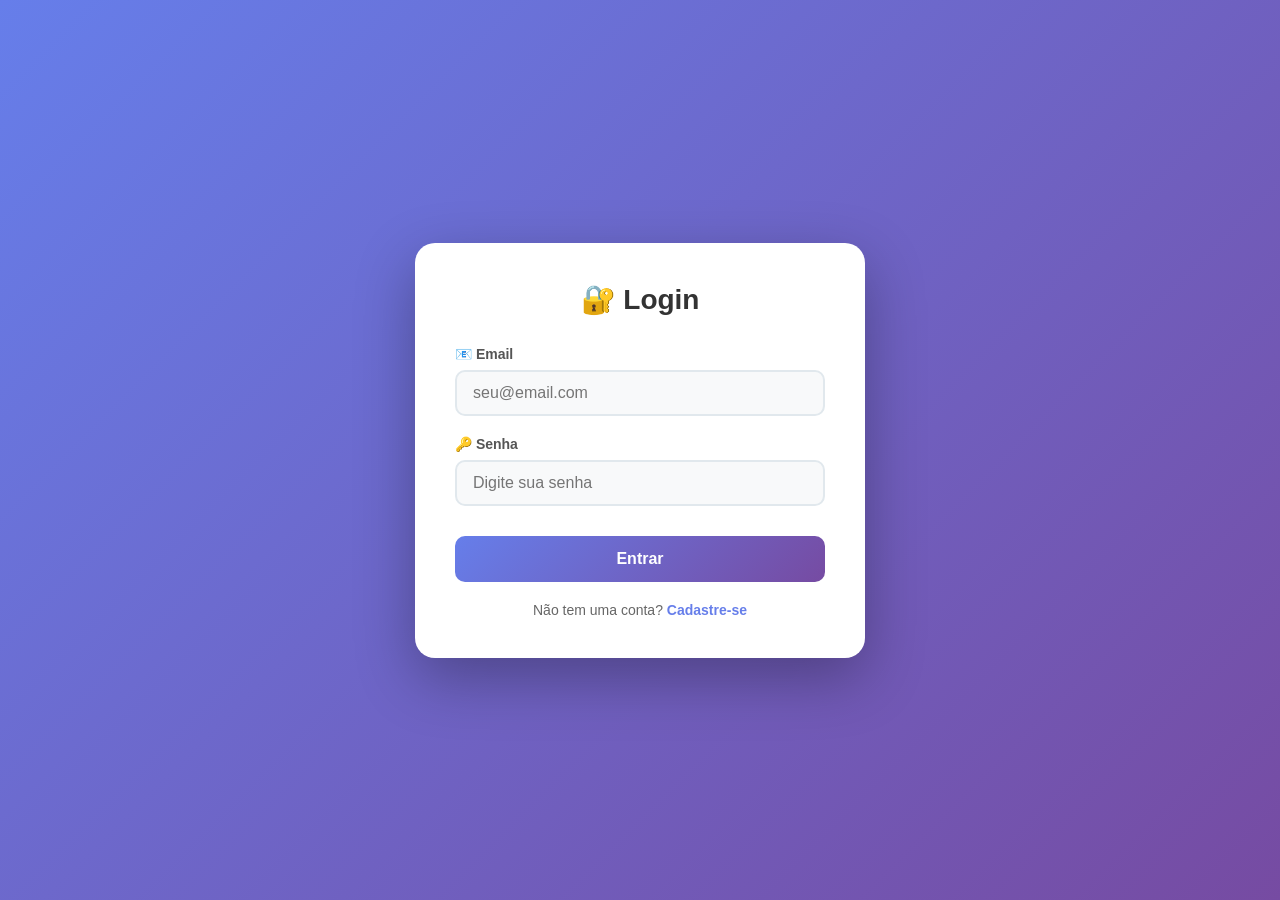
<file: index.html>
<!DOCTYPE html>
<html lang="pt-BR">
<head>
    <meta charset="UTF-8">
    <meta name="viewport" content="width=device-width, initial-scale=1.0">
    <title>Sistema de Login - Bruno Bortolosso</title>
    <link rel="stylesheet" href="styles.css">
</head>
<body>
    <div class="container">
        <div class="form-container" id="login-container">
            <h2>🔐 Login</h2>
            <form id="login-form">
                <div class="input-group">
                    <label for="login-email">📧 Email</label>
                    <input type="email" id="login-email" placeholder="seu@email.com" required>
                </div>
                <div class="input-group">
                    <label for="login-password">🔑 Senha</label>
                    <input type="password" id="login-password" placeholder="Digite sua senha" required>
                </div>
                <button type="submit" class="btn btn-primary">Entrar</button>
                <p class="toggle-form">
                    Não tem uma conta? <a href="#" id="show-register">Cadastre-se</a>
                </p>
            </form>
            <div id="login-message" class="message"></div>
        </div>

        <div class="form-container hidden" id="register-container">
            <h2>📝 Cadastro</h2>
            <form id="register-form">
                <div class="input-group">
                    <label for="register-name">👤 Nome Completo</label>
                    <input type="text" id="register-name" placeholder="Seu nome completo" required>
                </div>
                <div class="input-group">
                    <label for="register-email">📧 Email</label>
                    <input type="email" id="register-email" placeholder="seu@email.com" required>
                </div>
                <div class="input-group">
                    <label for="register-password">🔑 Senha</label>
                    <input type="password" id="register-password" placeholder="Mínimo 6 caracteres" required minlength="6">
                </div>
                <div class="input-group">
                    <label for="register-confirm-password">🔑 Confirmar Senha</label>
                    <input type="password" id="register-confirm-password" placeholder="Digite a senha novamente" required>
                </div>
                <button type="submit" class="btn btn-primary">Cadastrar</button>
                <p class="toggle-form">
                    Já tem uma conta? <a href="#" id="show-login">Faça login</a>
                </p>
            </form>
            <div id="register-message" class="message"></div>
        </div>
    </div>

    <script src="src/auth.js"></script>
    <script src="app.js"></script>
</body>
</html>
</file>
<file: styles.css>
* {
    margin: 0;
    padding: 0;
    box-sizing: border-box;
}

body {
    font-family: 'Segoe UI', Tahoma, Geneva, Verdana, sans-serif;
    background: linear-gradient(135deg, #667eea 0%, #764ba2 100%);
    min-height: 100vh;
    display: flex;
    justify-content: center;
    align-items: center;
    padding: 20px;
}

.container {
    width: 100%;
    max-width: 450px;
}

.form-container {
    background: white;
    border-radius: 20px;
    padding: 40px;
    box-shadow: 0 20px 60px rgba(0, 0, 0, 0.3);
    animation: slideIn 0.4s ease-out;
}

@keyframes slideIn {
    from {
        opacity: 0;
        transform: translateY(-20px);
    }
    to {
        opacity: 1;
        transform: translateY(0);
    }
}

.form-container.hidden {
    display: none;
}

h2 {
    color: #333;
    margin-bottom: 30px;
    text-align: center;
    font-size: 28px;
}

.input-group {
    margin-bottom: 20px;
}

label {
    display: block;
    margin-bottom: 8px;
    color: #555;
    font-weight: 600;
    font-size: 14px;
}

input[type="text"],
input[type="email"],
input[type="password"] {
    width: 100%;
    padding: 12px 16px;
    border: 2px solid #e1e8ed;
    border-radius: 10px;
    font-size: 16px;
    transition: all 0.3s ease;
    background: #f8f9fa;
}

input[type="text"]:focus,
input[type="email"]:focus,
input[type="password"]:focus {
    outline: none;
    border-color: #667eea;
    background: white;
    box-shadow: 0 0 0 3px rgba(102, 126, 234, 0.1);
}

.btn {
    width: 100%;
    padding: 14px;
    border: none;
    border-radius: 10px;
    font-size: 16px;
    font-weight: 600;
    cursor: pointer;
    transition: all 0.3s ease;
    margin-top: 10px;
}

.btn-primary {
    background: linear-gradient(135deg, #667eea 0%, #764ba2 100%);
    color: white;
}

.btn-primary:hover {
    transform: translateY(-2px);
    box-shadow: 0 10px 25px rgba(102, 126, 234, 0.4);
}

.btn-primary:active {
    transform: translateY(0);
}

.toggle-form {
    text-align: center;
    margin-top: 20px;
    color: #666;
    font-size: 14px;
}

.toggle-form a {
    color: #667eea;
    text-decoration: none;
    font-weight: 600;
}

.toggle-form a:hover {
    text-decoration: underline;
}

.message {
    margin-top: 20px;
    padding: 12px;
    border-radius: 8px;
    text-align: center;
    font-size: 14px;
    font-weight: 600;
    display: none;
}

.message.success {
    background: #d4edda;
    color: #155724;
    border: 1px solid #c3e6cb;
    display: block;
}

.message.error {
    background: #f8d7da;
    color: #721c24;
    border: 1px solid #f5c6cb;
    display: block;
}

.message.info {
    background: #d1ecf1;
    color: #0c5460;
    border: 1px solid #bee5eb;
    display: block;
}

/* Responsividade */
@media (max-width: 480px) {
    .form-container {
        padding: 30px 20px;
    }

    h2 {
        font-size: 24px;
    }
}
</file>
